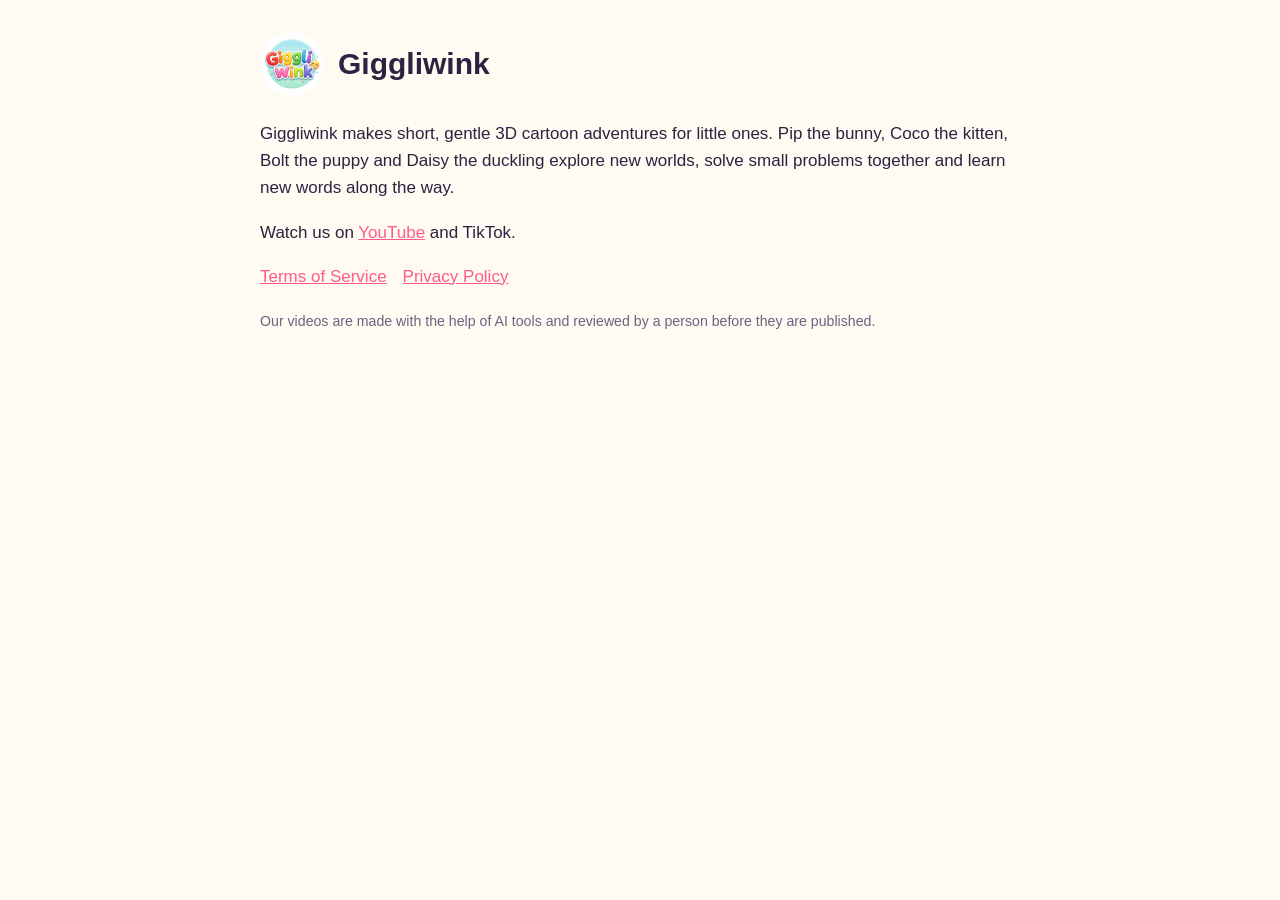
<file: index.html>
<!doctype html><html lang="en"><head><meta charset="utf-8"><meta name="viewport" content="width=device-width,initial-scale=1">
<title>Giggliwink</title><link rel="stylesheet" href="style.css"></head><body><main>
<header><img src="logo.png" alt="Giggliwink logo"><h1>Giggliwink</h1></header>
<p>Giggliwink makes short, gentle 3D cartoon adventures for little ones. Pip the bunny, Coco the kitten, Bolt the puppy and Daisy the duckling explore new worlds, solve small problems together and learn new words along the way.</p>
<p>Watch us on <a href="https://www.youtube.com/@Giggliwink">YouTube</a> and TikTok.</p>
<nav><a href="terms.html">Terms of Service</a><a href="privacy.html">Privacy Policy</a></nav>
<p class="muted"><small>Our videos are made with the help of AI tools and reviewed by a person before they are published.</small></p>
</main></body></html>
</file>
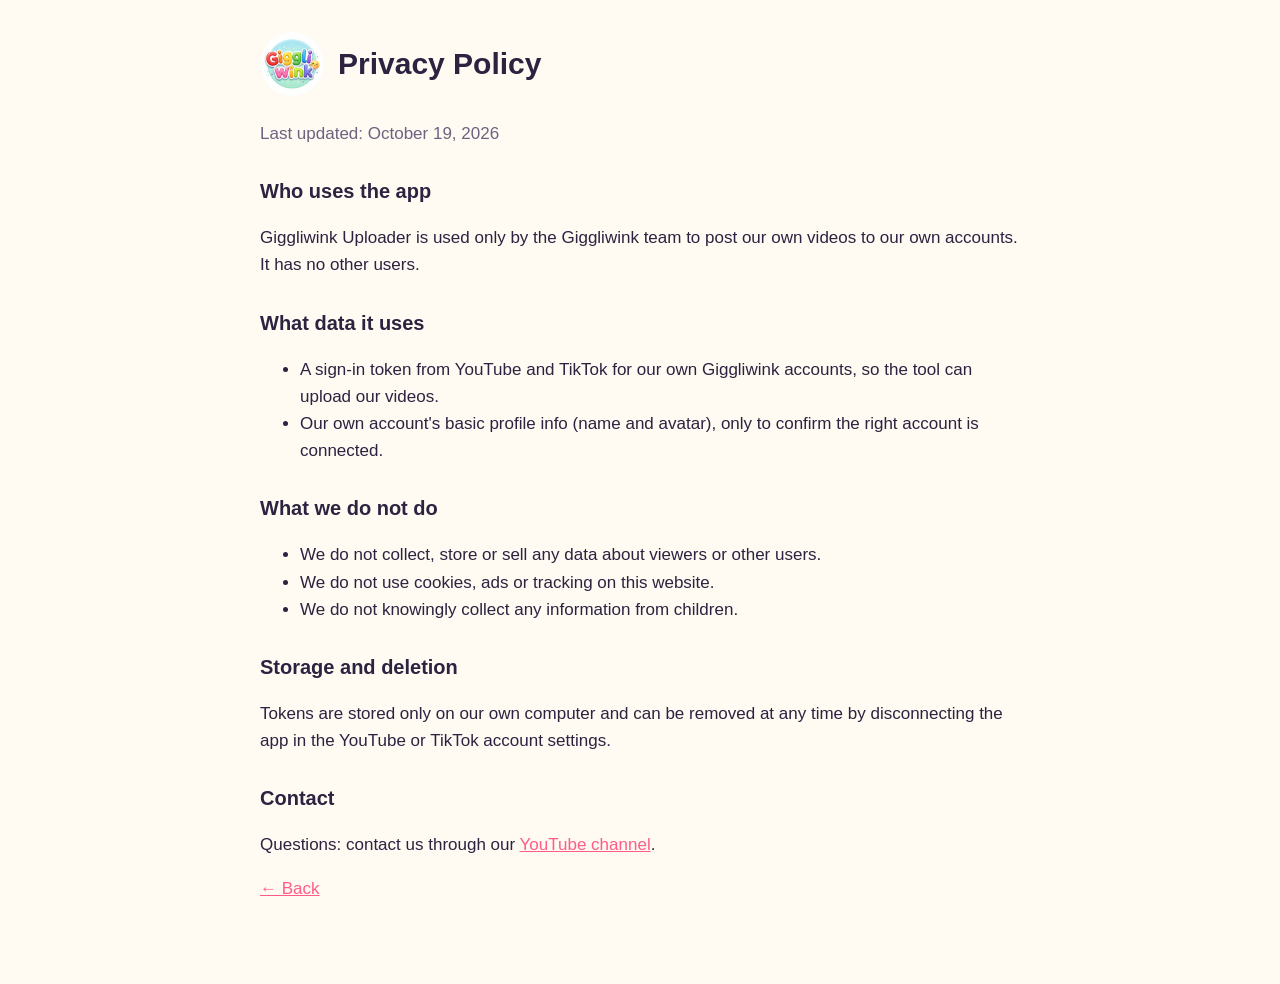
<file: privacy.html>
<!doctype html><html lang="en"><head><meta charset="utf-8"><meta name="viewport" content="width=device-width,initial-scale=1">
<title>Giggliwink Privacy</title><link rel="stylesheet" href="style.css"></head><body><main>
<header><img src="logo.png" alt=""><h1>Privacy Policy</h1></header>
<p class="muted">Last updated: October 19, 2026</p>
<h2>Who uses the app</h2>
<p>Giggliwink Uploader is used only by the Giggliwink team to post our own videos to our own accounts. It has no other users.</p>
<h2>What data it uses</h2>
<ul>
<li>A sign-in token from YouTube and TikTok for our own Giggliwink accounts, so the tool can upload our videos.</li>
<li>Our own account's basic profile info (name and avatar), only to confirm the right account is connected.</li>
</ul>
<h2>What we do not do</h2>
<ul>
<li>We do not collect, store or sell any data about viewers or other users.</li>
<li>We do not use cookies, ads or tracking on this website.</li>
<li>We do not knowingly collect any information from children.</li>
</ul>
<h2>Storage and deletion</h2>
<p>Tokens are stored only on our own computer and can be removed at any time by disconnecting the app in the YouTube or TikTok account settings.</p>
<h2>Contact</h2>
<p>Questions: contact us through our <a href="https://www.youtube.com/@Giggliwink">YouTube channel</a>.</p>
<p><a href="index.html">← Back</a></p>
</main></body></html>
</file>
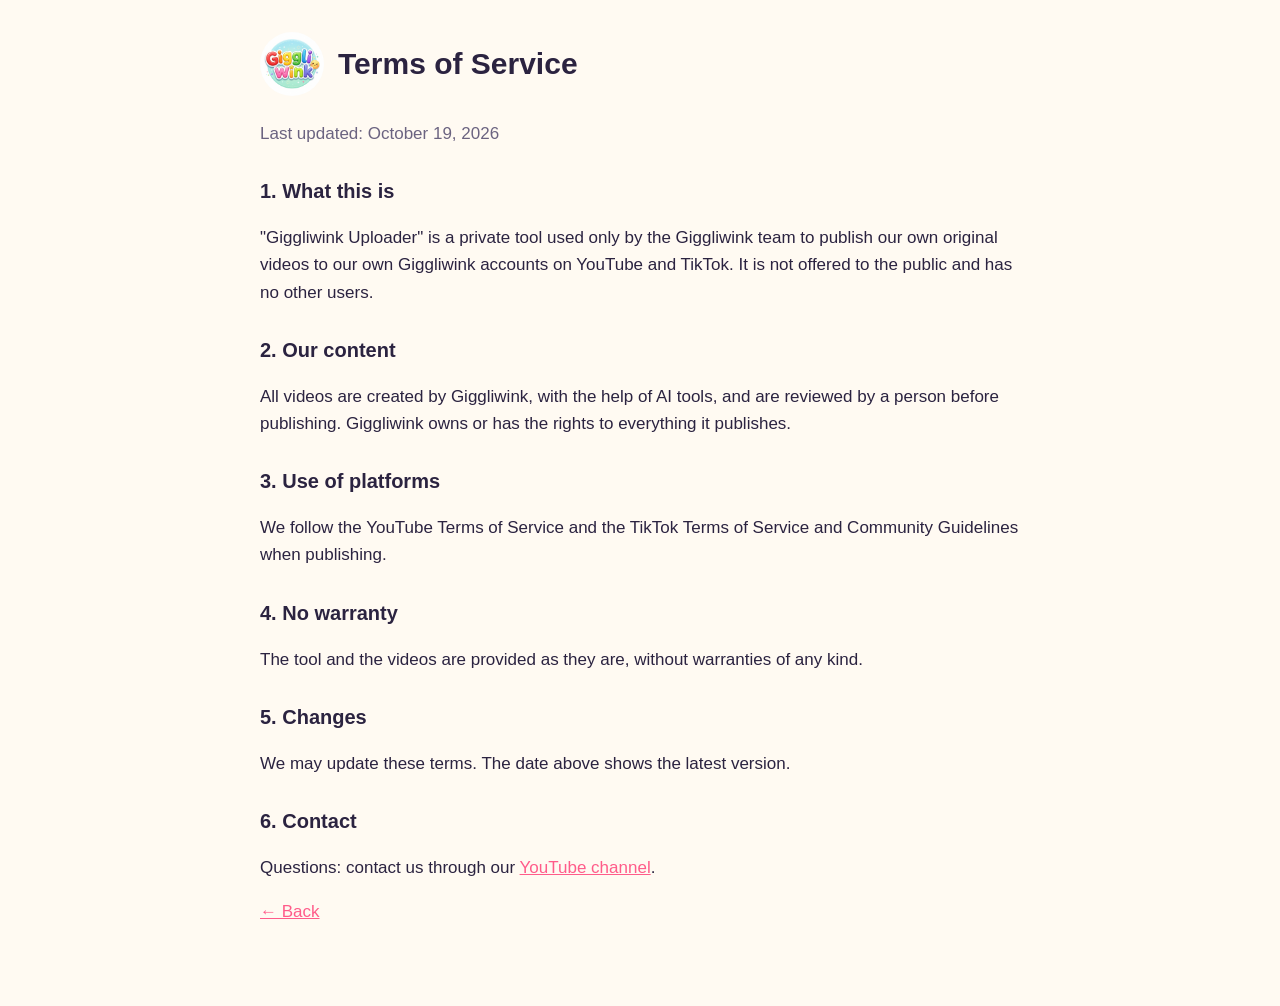
<file: terms.html>
<!doctype html><html lang="en"><head><meta charset="utf-8"><meta name="viewport" content="width=device-width,initial-scale=1">
<title>Giggliwink Terms</title><link rel="stylesheet" href="style.css"></head><body><main>
<header><img src="logo.png" alt=""><h1>Terms of Service</h1></header>
<p class="muted">Last updated: October 19, 2026</p>
<h2>1. What this is</h2>
<p>"Giggliwink Uploader" is a private tool used only by the Giggliwink team to publish our own original videos to our own Giggliwink accounts on YouTube and TikTok. It is not offered to the public and has no other users.</p>
<h2>2. Our content</h2>
<p>All videos are created by Giggliwink, with the help of AI tools, and are reviewed by a person before publishing. Giggliwink owns or has the rights to everything it publishes.</p>
<h2>3. Use of platforms</h2>
<p>We follow the YouTube Terms of Service and the TikTok Terms of Service and Community Guidelines when publishing.</p>
<h2>4. No warranty</h2>
<p>The tool and the videos are provided as they are, without warranties of any kind.</p>
<h2>5. Changes</h2>
<p>We may update these terms. The date above shows the latest version.</p>
<h2>6. Contact</h2>
<p>Questions: contact us through our <a href="https://www.youtube.com/@Giggliwink">YouTube channel</a>.</p>
<p><a href="index.html">← Back</a></p>
</main></body></html>
</file>
<file: style.css>
:root{--bg:#fffaf2;--fg:#2b2340;--accent:#ff5c8a;--muted:#6b6380}
@media (prefers-color-scheme:dark){:root{--bg:#1d1a26;--fg:#f3eefc;--accent:#ff86a8;--muted:#b3a9c9}}
body{margin:0;background:var(--bg);color:var(--fg);font:17px/1.6 -apple-system,Segoe UI,Roboto,sans-serif}
main{max-width:760px;margin:0 auto;padding:32px 16px 64px}
header{display:flex;align-items:center;gap:14px;margin-bottom:24px}
header img{width:64px;height:64px;border-radius:50%}
h1{font-size:30px;margin:0}h2{font-size:20px;margin-top:28px}
a{color:var(--accent)}small,.muted{color:var(--muted)}
nav a{margin-right:16px}
</file>
